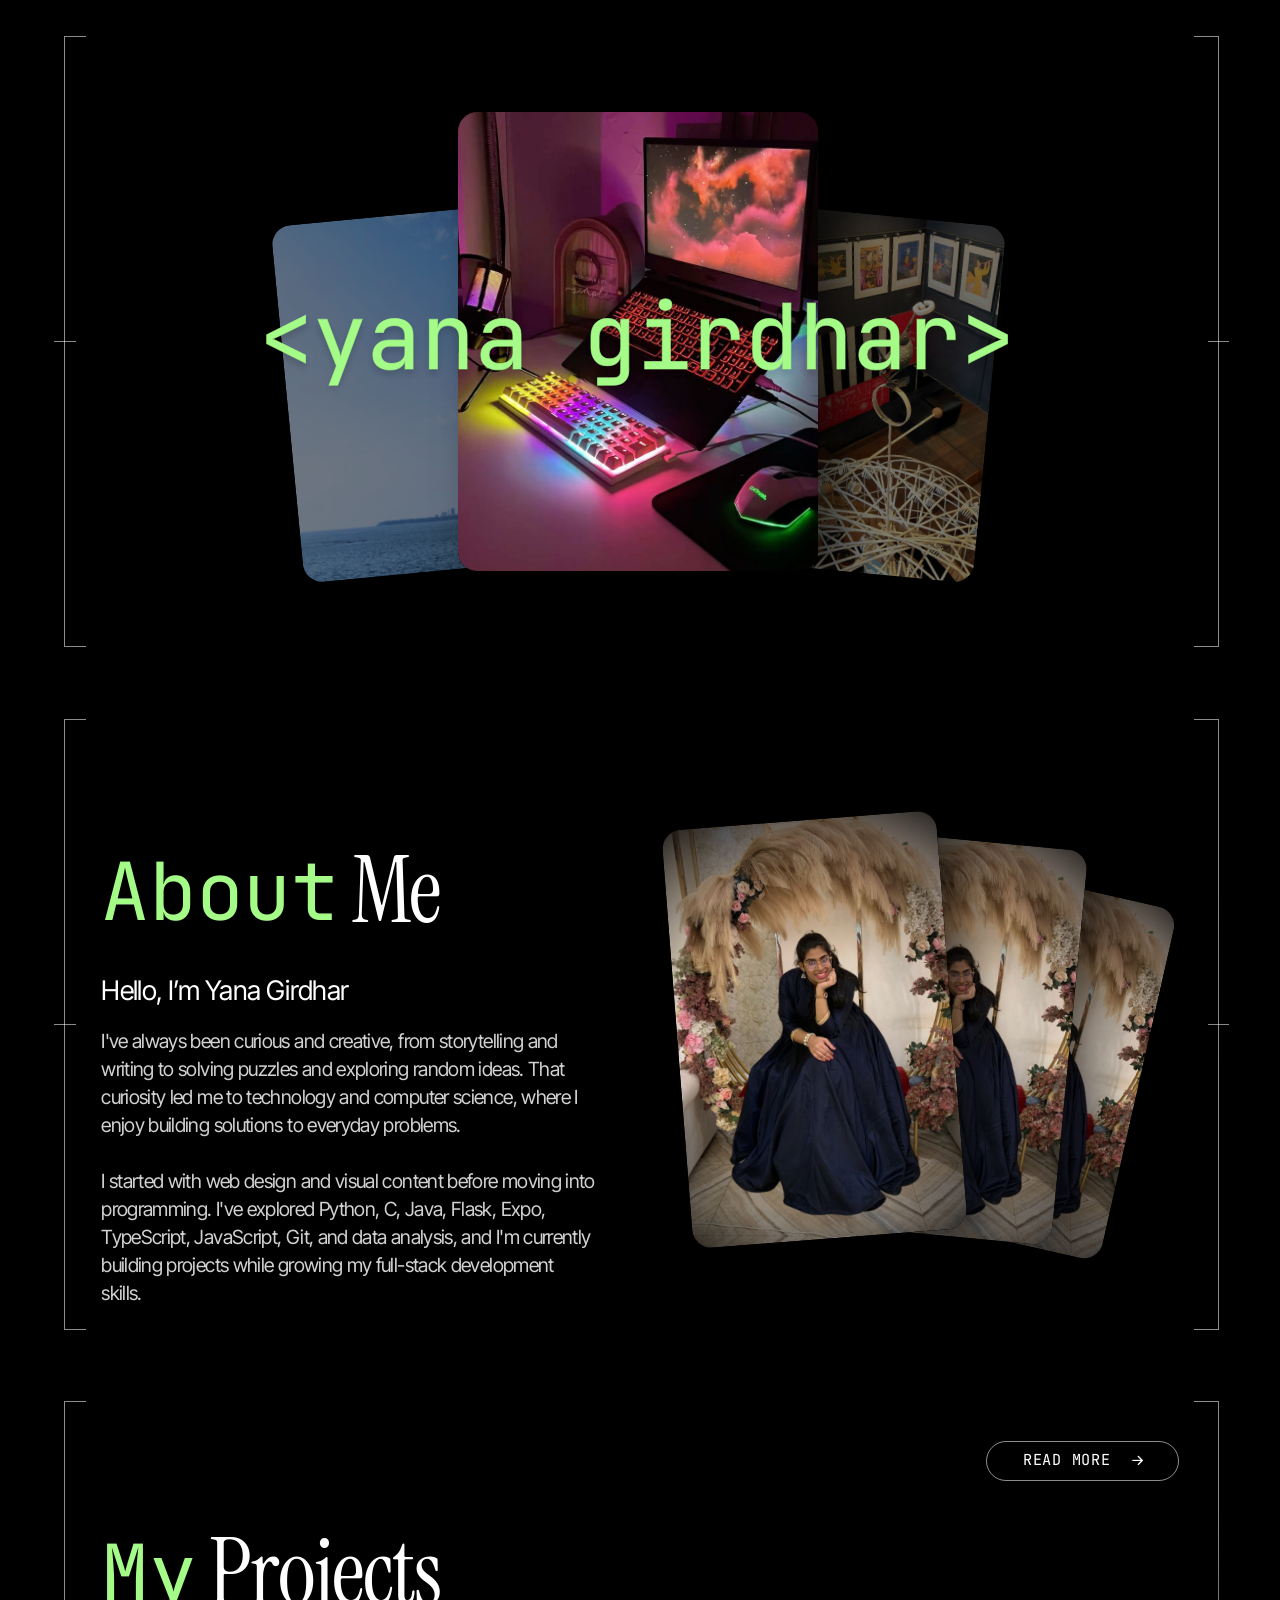
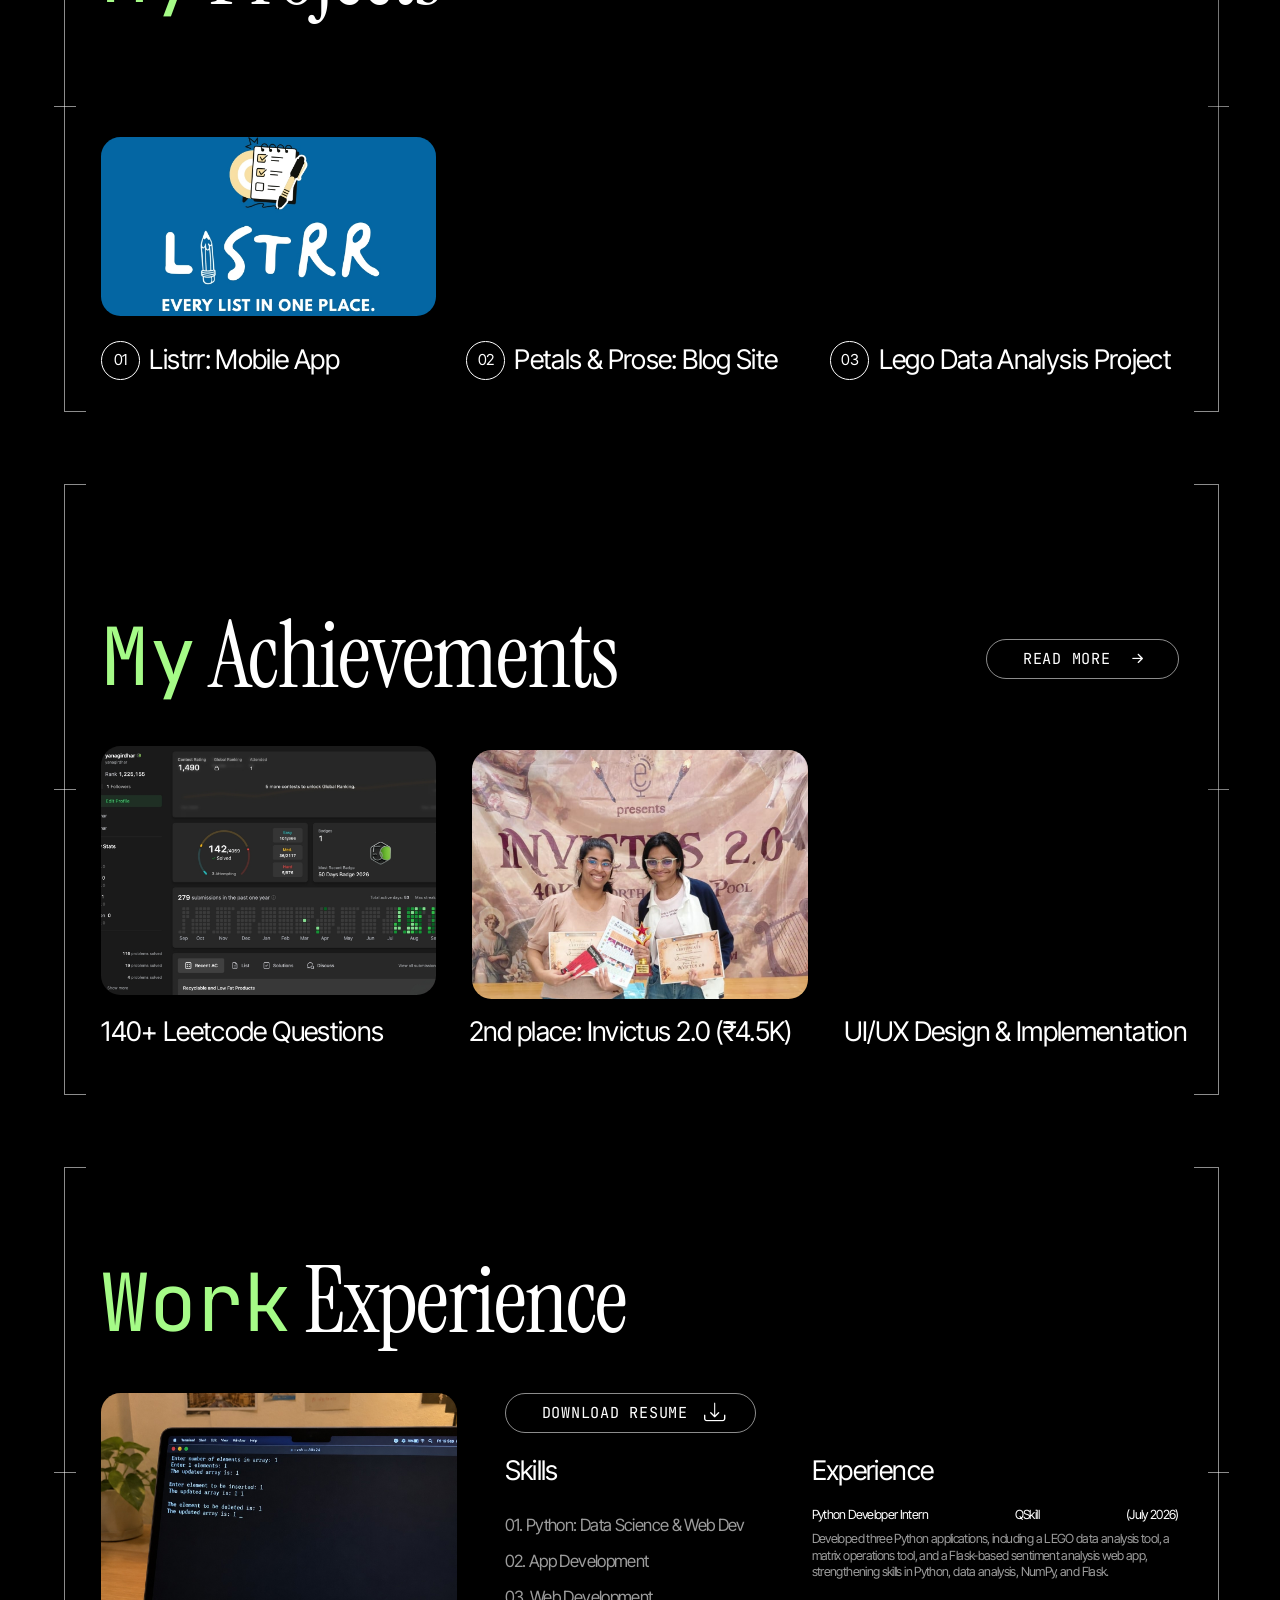
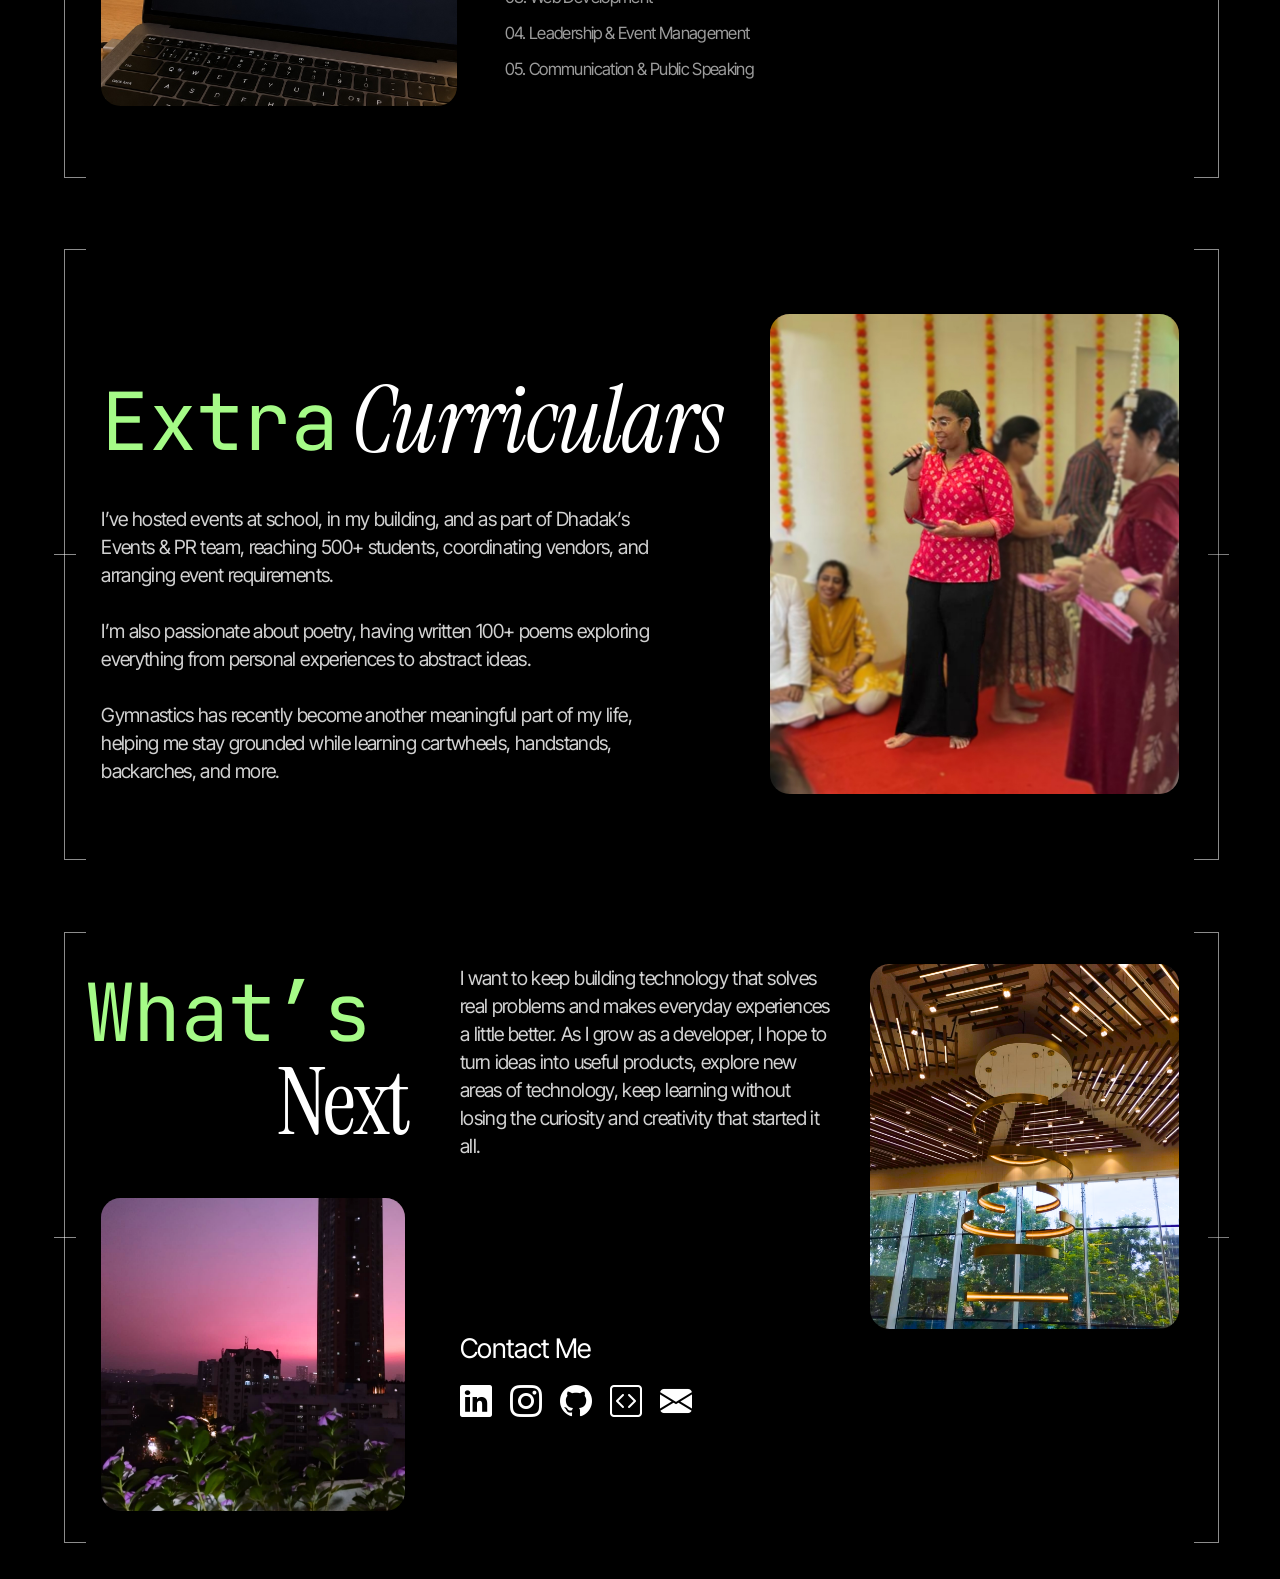
<file: index.html>
<!DOCTYPE html>
<html lang="en-IN">
<head>
  <meta charset="utf-8">
  <meta name="viewport" content="width=device-width, initial-scale=1">
  <title>Yana Girdhar | Portfolio</title>
  <meta name="description" content="Portfolio of Yana Girdhar.">
  <meta property="og:title" content="Hello, I’m Yana Girdhar">
  <meta property="og:type" content="website">
  <meta name="theme-color" content="#000000">

  <!-- Fonts -->
  <link rel="preconnect" href="https://fonts.googleapis.com">
  <link rel="preconnect" href="https://fonts.gstatic.com" crossorigin>
  <link href="https://fonts.googleapis.com/css2?family=Inter+Tight:wght@400;500&family=Instrument+Serif:ital@0;1&family=JetBrains+Mono:wght@400&display=swap" rel="stylesheet">

  <!-- Bootstrap Icons (icon font only) -->
  <link rel="preconnect" href="https://cdn.jsdelivr.net" crossorigin>
  <link href="https://cdn.jsdelivr.net/npm/bootstrap-icons@1.11.3/font/bootstrap-icons.min.css" rel="stylesheet">

  <link href="css/style.css" rel="stylesheet">
</head>
<body>

  <!-- ============ 1. HERO ============ -->
  <section id="home" class="slide hero">
    <div class="stage">
      <div class="frame" aria-hidden="true">
        <span class="brk brk-l"></span><span class="brk brk-r"></span>
        <span class="tick tick-l"></span><span class="tick tick-r"></span>
      </div>

      <figure class="photo hero-card hero-card--l abs" style="--x:322.7;--y:239.5;--w:315.8;--h:402.9;--r:-5.477deg;--o:.5">
        <img src="images/hero-left.jpg" alt="" loading="eager">
      </figure>
      <figure class="photo hero-card hero-card--r abs" style="--x:797.7;--y:239.5;--w:315.8;--h:402.9;--r:5.481deg;--o:.5">
        <img src="images/hero-right.jpg" alt="" loading="eager">
      </figure>
      <figure class="photo hero-card hero-card--c abs" style="--x:515.5;--y:125.6;--w:405.1;--h:516.9">
        <img src="images/hero-center.jpg" alt="Portrait of Yana Girdhar" loading="eager" fetchpriority="high" decoding="async">
      </figure>

      <h1 class="hero-title abs" style="--x:91.5;--y:323.8;--w:1250.5">
        <span class="visually-hidden">Yana Girdhar</span>
        <span class="ht-outline" aria-hidden="true">&lt;yana girdhar&gt;</span>
        <span class="ht-fill" aria-hidden="true">&lt;yana girdhar&gt;</span>
      </h1>
    </div>
  </section>

  <!-- ============ 2. ABOUT ME ============ -->
  <section id="about" class="slide">
    <div class="stage stack">
      <div class="frame" aria-hidden="true">
        <span class="brk brk-l"></span><span class="brk brk-r"></span>
        <span class="tick tick-l"></span><span class="tick tick-r"></span>
      </div>

      <h2 class="hd abs" style="--x:113.8;--y:182"><span class="t-sans headline-accent">About</span><span class="t-serif">Me</span></h2>

      <div class="about-copy abs" style="--x:113.8;--y:328.5;--w:559">
        <h3 class="t-h">Hello, I’m Yana Girdhar</h3>
        <p class="t-p t-p--lg">
          I've always been curious and creative, from storytelling and writing to solving puzzles and exploring random ideas. That curiosity led me to technology and computer science, where I enjoy building solutions to everyday problems.
          <br> <br>
          I started with web design and visual content before moving into programming. I've explored Python, C, Java, Flask, Expo, TypeScript, JavaScript, Git, and data analysis, and I'm currently building projects while growing my full-stack development skills.
        </p>
      </div>

      <div class="about-photos">
        <figure class="photo abs anim-about-top" style="--x:1033;--y:224.4;--w:251.2;--h:404.7;--r:12.756deg;"><img src="images/about.jpg" alt="" loading="lazy" decoding="async"></figure>
        <figure class="photo abs anim-about-mid" style="--x:925.7;--y:176;--w:278.3;--h:445.5;--r:5.481deg;"><img src="images/about.jpg" alt="" loading="lazy" decoding="async"></figure>
        <figure class="photo abs anim-about-bot" style="--x:761.4;--y:153.6;--w:309.8;--h:471;--r:-4.455deg;"><img src="images/about.jpg" alt="Yana Girdhar" loading="lazy" decoding="async"></figure>
      </div>
    </div>
  </section>

  <!-- ============ 3. PROJECTS ============ -->
  <section id="projects" class="slide">
    <div class="stage stack">
      <div class="frame" aria-hidden="true">
        <span class="brk brk-l"></span><span class="brk brk-r"></span>
        <span class="tick tick-l"></span><span class="tick tick-r"></span>
      </div>

      <h2 class="hd abs" style="--x:113.8;--y:182"><span class="t-sans headline-accent">My</span><span class="t-serif">Projects</span></h2>

      <a href="projects.html" class="read-more-btn abs" style="--x:1108.7;--y:85;--w:217.5;--h:45">
        <span>READ MORE</span>
        <i class="bi bi-arrow-right-short"></i>
      </a>

      <div class="cards">
        <article class="project anim-proj-1">
          <a href="https://yanagirdhar.github.io/listrr-web/" class="project-link">
            <figure class="photo dim abs" style="--x:113.8;--y:418.3;--w:377.1;--h:201.8"><img src="images/project-1.jpg" alt="Preview of Listrr" loading="lazy" decoding="async"></figure>
            <span class="pnum abs" style="--x:113.8;--y:648.2;--w:43.4;--h:43.4">01</span>
            <h3 class="plabel t-h abs" style="--x:168.1;--y:651.9">Listrr: Mobile App</h3>
          </a>
        </article>
        <article class="project anim-proj-2">
          <a href="https://github.com/yanagirdhar/Petals-And-Proses" class="project-link">
            <figure class="photo dim abs" style="--x:524.4;--y:339.9;--w:377.1;--h:280.1"><img src="images/project-2.jpg" alt="Preview of My Second Project" loading="lazy" decoding="async"></figure>
            <span class="pnum abs" style="--x:524.4;--y:648.2;--w:43.4;--h:43.4">02</span>
            <h3 class="plabel t-h abs" style="--x:578.7;--y:651.9">Petals & Prose: Blog Site</h3>
          </a>
        </article>
        <article class="project anim-proj-3">
          <a href="https://github.com/yanagirdhar/Lego-Analysis" class="project-link">
            <figure class="photo dim abs" style="--x:934.3;--y:188.9;--w:391.9;--h:431.1"><img src="images/project-3.jpg" alt="Preview of My Third Project" loading="lazy" decoding="async"></figure>
            <span class="pnum abs" style="--x:934.3;--y:648.2;--w:43.4;--h:43.4">03</span>
            <h3 class="plabel t-h abs" style="--x:988.6;--y:651.9">Lego Data Analysis Project</h3>
          </a>
        </article>
      </div>
    </div>
  </section>

  <!-- ============ 4. ACHIEVEMENTS ============ -->
  <section id="achievements" class="slide">
    <div class="stage stack">
      <div class="frame" aria-hidden="true">
        <span class="brk brk-l"></span><span class="brk brk-r"></span>
        <span class="tick tick-l"></span><span class="tick tick-r"></span>
      </div>

      <h2 class="hd abs" style="--x:113.8;--y:182"><span class="t-sans headline-accent">My</span><span class="t-serif">Achievements</span></h2>

      <a href="achievements.html" class="read-more-btn abs" style="--x:1108.7;--y:215;--w:217.5;--h:45">
        <span>READ MORE</span>
        <i class="bi bi-arrow-right-short"></i>
      </a>

      <div class="cards">
        <article class="project anim-achieve">
          <figure class="photo dim abs" style="--x:113.8;--y:334.9;--w:377.1;--h:280.1"><img src="images/achievement-1.jpg" alt="" loading="lazy" decoding="async"></figure>
          <h3 class="plabel t-h abs" style="--x:113.8;--y:638.5">140+ Leetcode Questions</h3>
        </article>
        <article class="project anim-achieve" style="transition-delay: 0.15s;">
          <figure class="photo dim abs" style="--x:531.4;--y:339.9;--w:377.1;--h:280.1"><img src="images/achievement-2.jpg" alt="" loading="lazy" decoding="async"></figure>
          <h3 class="plabel t-h abs" style="--x:527.2;--y:638.5">2nd place: Invictus 2.0 (₹4.5K)</h3>
        </article>
        <article class="project anim-achieve" style="transition-delay: 0.3s;">
          <figure class="photo dim abs" style="--x:949;--y:339.9;--w:377.1;--h:280.1"><img src="images/achievement-3.jpg" alt="" loading="lazy" decoding="async"></figure>
          <h3 class="plabel t-h abs" style="--x:949;--y:638.5">UI/UX Design & Implementation</h3>
        </article>
      </div>
    </div>
  </section>

  <!-- ============ 5. WORK EXPERIENCE ============ -->
  <section id="experience" class="slide">
    <div class="stage stack">
      <div class="frame" aria-hidden="true">
        <span class="brk brk-l"></span><span class="brk brk-r"></span>
        <span class="tick tick-l"></span><span class="tick tick-r"></span>
      </div>

      <h2 class="hd abs" style="--x:113.8;--y:140"><span class="t-sans headline-accent">Work</span><span class="t-serif">Experience</span></h2>

      <figure class="photo dim abs anim-work" style="--x:113.8;--y:295;--w:400.5;--h:351.9"><img src="images/work.jpg" alt="" loading="lazy" decoding="async"></figure>

      <a href="Resume.pdf" download class="read-more-btn abs resume-btn" style="--x:567.7;--y:295;--w:330;--h:45">
        <span>DOWNLOAD RESUME</span>
        <i class="bi bi-download"></i>
      </a>
      
      <div class="col-block abs" style="--x:567.7;--y:365;--w:330">
        <h3 class="t-h label">Skills</h3>
        <ol class="skills t-list">
          <li>01. Python: Data Science & Web Dev</li>
          <li>02. App Development</li>
          <li>03. Web Development</li>
          <li>04. Leadership &amp; Event Management</li>
          <li>05. Communication &amp; Public Speaking</li>
        </ol>
      </div>

      <div class="col-block abs" style="--x:913.1;--y:365;--w:413">
        <h3 class="t-h label">Experience</h3>

        <div class="job">
          <div class="job-head t-sm"><span>Python Developer Intern</span><span>QSkill</span><span>(July 2026)</span></div>
          <p class="t-sm muted">Developed three Python applications, including a LEGO data analysis tool, a matrix operations tool, and a Flask-based sentiment analysis web app, strengthening skills in Python, data analysis, NumPy, and Flask.</p>
        </div>
      </div>
    </div>
  </section>

  <!-- ============ 5b. EXTRA CURRICULARS ============ -->
  <section id="extracurriculars" class="slide">
    <div class="stage stack">
      <div class="frame" aria-hidden="true">
        <span class="brk brk-l"></span><span class="brk brk-r"></span>
        <span class="tick tick-l"></span><span class="tick tick-r"></span>
      </div>

      <h2 class="hd abs" style="--x:113.8;--y:182"><span class="t-sans headline-accent">Extra</span><span class="t-serif t-italic">Curriculars</span></h2>

      <p class="t-p t-p--lg abs" style="--x:113.8;--y:328.5;--w:640">
        I’ve hosted events at school, in my building, and as part of Dhadak’s Events & PR team, reaching 500+ students, coordinating vendors, and arranging event requirements. 
        <br><br>
        I’m also passionate about poetry, having written 100+ poems exploring everything from personal experiences to abstract ideas. 
        <br><br>
        Gymnastics has recently become another meaningful part of my life, helping me stay grounded while learning cartwheels, handstands, backarches, and more.
      </p>

      <figure class="photo abs anim-extra" style="--x:866;--y:114;--w:460;--h:540"><img src="images/extra.jpg" alt="" loading="lazy" decoding="async"></figure>
    </div>
  </section>

  <!-- ============ 6. WHAT'S NEXT / CONTACT ============ -->
  <section id="contact" class="slide">
    <div class="stage stack">
      <div class="frame" aria-hidden="true">
        <span class="brk brk-l"></span><span class="brk brk-r"></span>
        <span class="tick tick-l"></span><span class="tick tick-r"></span>
      </div>

      <h2 class="hd hd--split">
        <span class="t-sans abs headline-accent" style="--x:96.8;--y:85">What’s</span>
        <span class="t-serif abs" style="--x:311.6;--y:181">Next</span>
      </h2>

      <p class="t-p t-p--lg abs" style="--x:517.3;--y:76.8;--w:428">
        I want to keep building technology that solves real problems and makes everyday experiences a little better. As I grow as a developer, I hope to turn ideas into useful products, explore new areas of technology, keep learning without losing the curiosity and creativity that started it all.
      </p>

      <figure class="photo dim abs anim-next-left" style="--x:113.8;--y:340.1;--w:342.4;--h:351.4"><img src="images/next-left.jpg" alt="" loading="lazy" decoding="async"></figure>
      <figure class="photo dim abs anim-next-right" style="--x:979;--y:76.8;--w:347.2;--h:410.3"><img src="images/next-right.jpg" alt="" loading="lazy" decoding="async"></figure>

      <div class="contact abs" style="--x:517.3;--y:491.7;--w:400">
        <h3 class="t-h">Contact Me</h3>
        <ul class="socials">
          <li><a href="https://www.linkedin.com/in/yanagirdhar/" aria-label="LinkedIn"><i class="bi bi-linkedin"></i></a></li>
          <li><a href="https://www.instagram.com/yanagirdhar/" aria-label="Instagram"><i class="bi bi-instagram"></i></a></li>
          <li><a href="https://github.com/yanagirdhar/" aria-label="GitHub"><i class="bi bi-github"></i></a></li>
          <li><a href="https://leetcode.com/u/yanagirdhar/" aria-label="LeetCode"><i class="bi bi-code-square"></i></a></li>
          <li><a href="mailto:yanagirdhar9@gmail.com" aria-label="Email"><i class="bi bi-envelope-fill"></i></a></li>
        </ul>
      </div>
    </div>
  </section>

  <script src="js/main.js"></script>
</body>
</html>
</file>
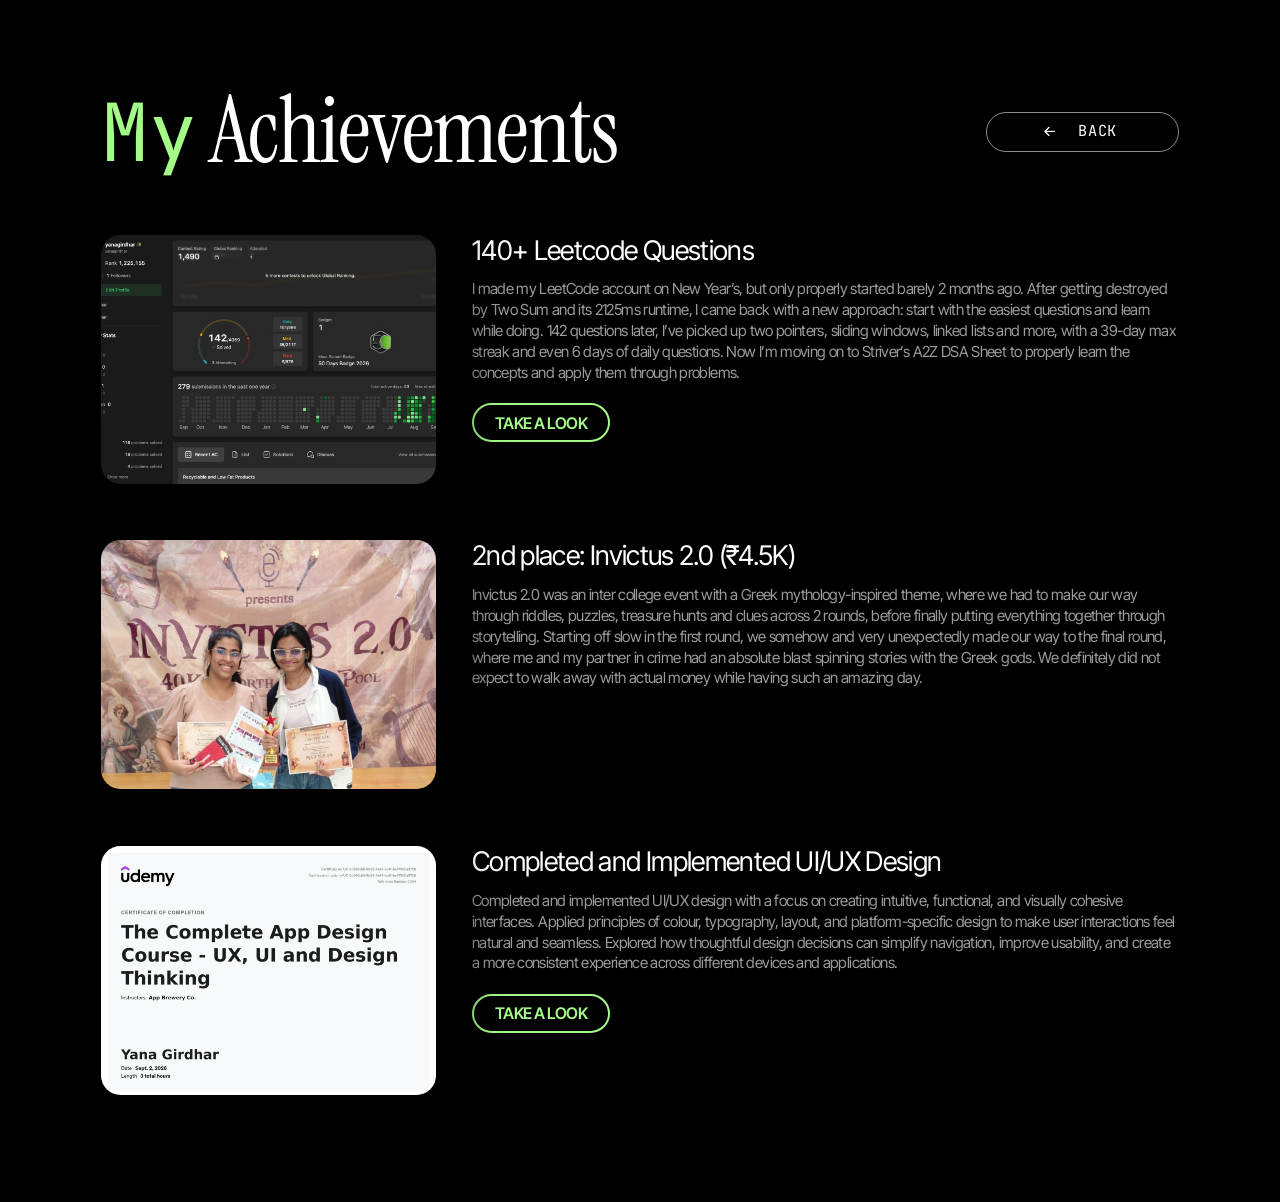
<file: achievements.html>
<!DOCTYPE html>
<html lang="en-IN">
<head>
  <meta charset="utf-8">
  <meta name="viewport" content="width=device-width, initial-scale=1">
  <title>My Achievements | Yana Girdhar</title>
  <meta name="description" content="My Achievements by Yana Girdhar.">
  <meta name="theme-color" content="#000000">
  <script>document.documentElement.classList.add('js');</script>

  <!-- Fonts -->
  <link rel="preconnect" href="https://fonts.googleapis.com">
  <link rel="preconnect" href="https://fonts.gstatic.com" crossorigin>
  <link href="https://fonts.googleapis.com/css2?family=Inter+Tight:wght@400;500;600&family=Instrument+Serif:ital@0;1&family=JetBrains+Mono:wght@400&display=swap" rel="stylesheet">

  <!-- Bootstrap Icons (icon font only) -->
  <link rel="preconnect" href="https://cdn.jsdelivr.net" crossorigin>
  <link href="https://cdn.jsdelivr.net/npm/bootstrap-icons@1.11.3/font/bootstrap-icons.min.css" rel="stylesheet">

  <link href="css/style.css" rel="stylesheet">
</head>
<body>

  <main class="list-page">
    <div class="list-inner">

      <header class="list-head">
        <a href="index.html#achievements" class="read-more-btn back-btn">
          <i class="bi bi-arrow-left-short"></i>
          <span>BACK</span>
        </a>
        <h1 class="hd"><span class="t-sans headline-accent">My</span><span class="t-serif">Achievements</span></h1>
      </header>

      <ul class="items">
        <li>
          <article class="item">
            <figure class="photo dim" style="--w:377.1;--h:280.1"><img src="images/achievement-1.jpg" alt="Preview of My First Achievement" loading="lazy" decoding="async"></figure>
            <div class="item-body">
              <h2 class="t-h">140+ Leetcode Questions</h2>
              <p class="t-p">I made my LeetCode account on New Year’s, but only properly started barely 2 months ago. After getting destroyed by Two Sum and its 2125ms runtime, I came back with a new approach: start with the easiest questions and learn while doing. 142 questions later, I’ve picked up two pointers, sliding windows, linked lists and more, with a 39-day max streak and even 6 days of daily questions. Now I’m moving on to Striver’s A2Z DSA Sheet to properly learn the concepts and apply them through problems.</p>
              <a href="https://leetcode.com/u/yanagirdhar/" class="take-btn" aria-label="Take a look at My First Achievement">Take a look</a>
            </div>
          </article>
        </li>
        <li>
          <article class="item">
            <figure class="photo dim" style="--w:377.1;--h:280.1"><img src="images/achievement-2.jpg" alt="Preview of My Second Achievement" loading="lazy" decoding="async"></figure>
            <div class="item-body">
              <h2 class="t-h">2nd place: Invictus 2.0 (₹4.5K)</h2>
              <p class="t-p">Invictus 2.0 was an inter college event with a Greek mythology-inspired theme, where we had to make our way through riddles, puzzles, treasure hunts and clues across 2 rounds, before finally putting everything together through storytelling. Starting off slow in the first round, we somehow and very unexpectedly made our way to the final round, where me and my partner in crime had an absolute blast spinning stories with the Greek gods. We definitely did not expect to walk away with actual money while having such an amazing day.</p>
              <!-- <a href="#" class="take-btn" aria-label="Take a look at My Second Achievement">Take a look</a> -->
            </div>
          </article>
        </li>
        <li>
          <article class="item">
            <figure class="photo dim" style="--w:377.1;--h:280.1"><img src="images/achievement-3.jpg" alt="Preview of My Third Achievement" loading="lazy" decoding="async"></figure>
            <div class="item-body">
              <h2 class="t-h">Completed and Implemented UI/UX Design</h2>
              <p class="t-p">Completed and implemented UI/UX design with a focus on creating intuitive, functional, and visually cohesive interfaces. Applied principles of colour, typography, layout, and platform-specific design to make user interactions feel natural and seamless. Explored how thoughtful design decisions can simplify navigation, improve usability, and create a more consistent experience across different devices and applications.</p>
              <a href="https://lnkd.in/p/gmz2zjXn" class="take-btn" aria-label="Take a look at My Third Achievement">Take a look</a>
            </div>
          </article>
        </li>
        <!-- <li>
          <article class="item">
            <figure class="photo dim" style="--w:377.1;--h:280.1"><img src="images/achievement-4.jpg" alt="Preview of My Fourth Achievement" loading="lazy" decoding="async"></figure>
            <div class="item-body">
              <h2 class="t-h">My Fourth Achievement</h2>
              <p class="t-p">Lorem ipsum dolor sit amet consectetur adipiscing elit. Quisque faucibus ex sapien vitae pellentesque sem placerat. In id cursus mi pretium tellus duis convallis. Tempus leo eu aenean sed diam urna tempor. Pulvinar vivamus fringilla lacus nec metus bibendum egestas. Iaculis massa nisl malesuada lacinia integer nunc posuere. Ut hendrerit semper vel class aptent taciti sociosqu. Ad litora torquent per conubia nostra inceptos himenaeos.</p>
              <a href="#" class="take-btn" aria-label="Take a look at My Fourth Achievement">Take a look</a>
            </div>
          </article>
        </li>
        <li>
          <article class="item">
            <figure class="photo dim" style="--w:377.1;--h:280.1"><img src="images/achievement-5.jpg" alt="Preview of My Fifth Achievement" loading="lazy" decoding="async"></figure>
            <div class="item-body">
              <h2 class="t-h">My Fifth Achievement</h2>
              <p class="t-p">Lorem ipsum dolor sit amet consectetur adipiscing elit. Quisque faucibus ex sapien vitae pellentesque sem placerat. In id cursus mi pretium tellus duis convallis. Tempus leo eu aenean sed diam urna tempor. Pulvinar vivamus fringilla lacus nec metus bibendum egestas. Iaculis massa nisl malesuada lacinia integer nunc posuere. Ut hendrerit semper vel class aptent taciti sociosqu. Ad litora torquent per conubia nostra inceptos himenaeos.</p>
              <a href="#" class="take-btn" aria-label="Take a look at My Fifth Achievement">Take a look</a>
            </div>
          </article>
        </li> -->
      </ul>

    </div>
  </main>
</body>
</html>
</file>
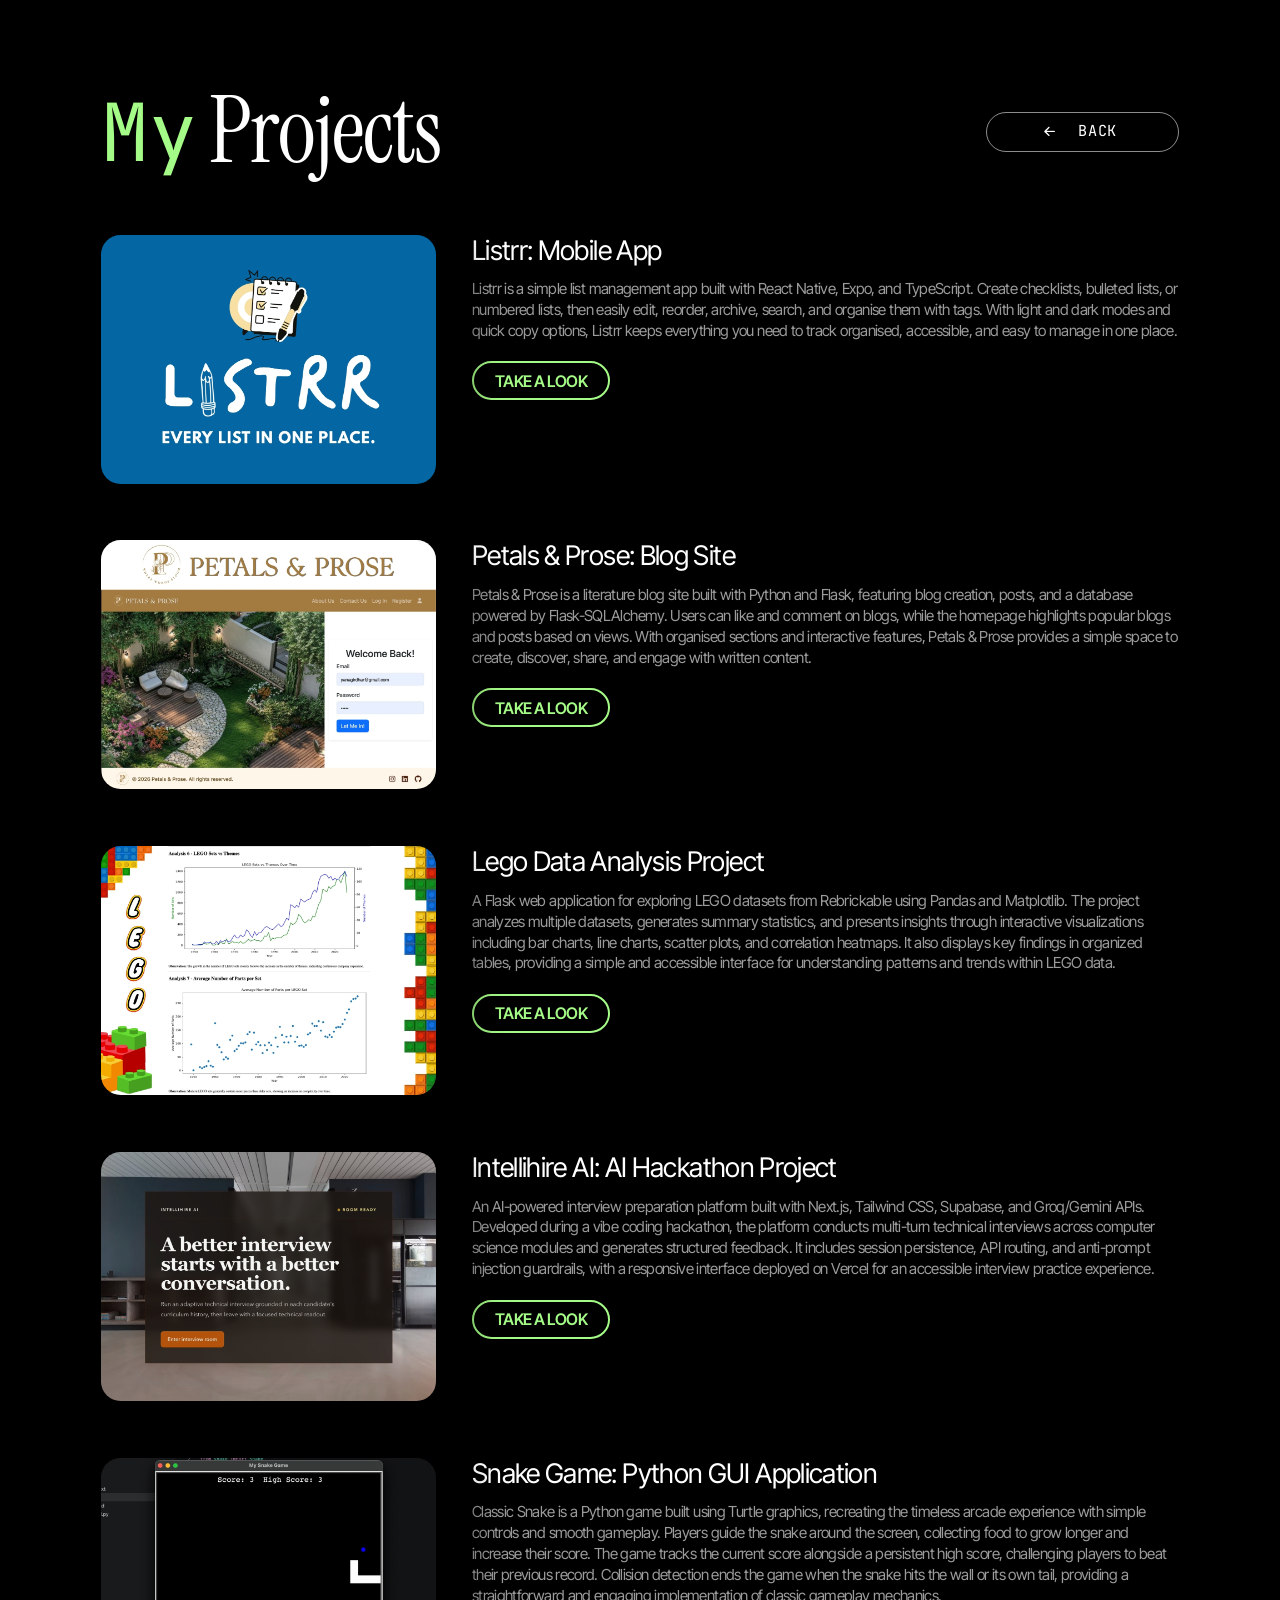
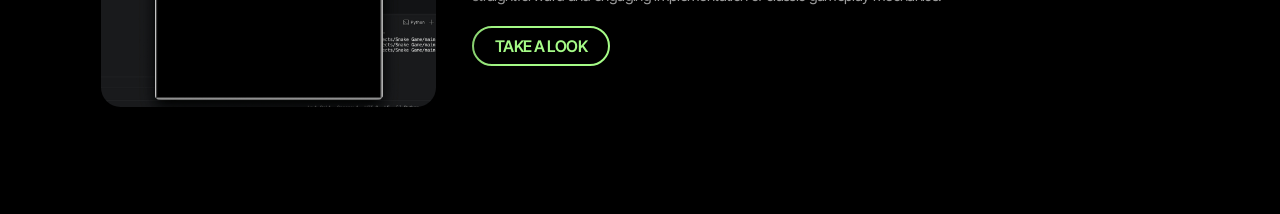
<file: projects.html>
<!DOCTYPE html>
<html lang="en-IN">
<head>
  <meta charset="utf-8">
  <meta name="viewport" content="width=device-width, initial-scale=1">
  <title>My Projects | Yana Girdhar</title>
  <meta name="description" content="My Projects by Yana Girdhar.">
  <meta name="theme-color" content="#000000">
  <script>document.documentElement.classList.add('js');</script>

  <!-- Fonts -->
  <link rel="preconnect" href="https://fonts.googleapis.com">
  <link rel="preconnect" href="https://fonts.gstatic.com" crossorigin>
  <link href="https://fonts.googleapis.com/css2?family=Inter+Tight:wght@400;500;600&family=Instrument+Serif:ital@0;1&family=JetBrains+Mono:wght@400&display=swap" rel="stylesheet">

  <!-- Bootstrap Icons (icon font only) -->
  <link rel="preconnect" href="https://cdn.jsdelivr.net" crossorigin>
  <link href="https://cdn.jsdelivr.net/npm/bootstrap-icons@1.11.3/font/bootstrap-icons.min.css" rel="stylesheet">

  <link href="css/style.css" rel="stylesheet">
</head>
<body>

  <main class="list-page">
    <div class="list-inner">

      <header class="list-head">
        <a href="index.html#projects" class="read-more-btn back-btn">
          <i class="bi bi-arrow-left-short"></i>
          <span>BACK</span>
        </a>
        <h1 class="hd"><span class="t-sans headline-accent">My</span><span class="t-serif">Projects</span></h1>
      </header>

      <ul class="items">
        <li>
          <article class="item">
            <figure class="photo dim" style="--w:377.1;--h:280.1"><img src="images/project-1.jpg" alt="Preview of My First Project" loading="lazy" decoding="async"></figure>
            <div class="item-body">
              <h2 class="t-h">Listrr: Mobile App</h2>
              <p class="t-p">
                Listrr is a simple list management app built with React Native, Expo, and TypeScript. Create checklists, bulleted lists, or numbered lists, then easily edit, reorder, archive, search, and organise them with tags. With light and dark modes and quick copy options, Listrr keeps everything you need to track organised, accessible, and easy to manage in one place.
              </p>
              <a href="https://yanagirdhar.github.io/listrr-web/" class="take-btn" aria-label="Take a look at My First Project">Take a look</a>
            </div>
          </article>
        </li>
        <li>
          <article class="item">
            <figure class="photo dim" style="--w:377.1;--h:280.1"><img src="images/project-2.jpg" alt="Preview of My Second Project" loading="lazy" decoding="async"></figure>
            <div class="item-body">
              <h2 class="t-h">Petals & Prose: Blog Site</h2>
              <p class="t-p">
                Petals & Prose is a literature blog site built with Python and Flask, featuring blog creation, posts, and a database powered by Flask-SQLAlchemy. Users can like and comment on blogs, while the homepage highlights popular blogs and posts based on views. With organised sections and interactive features, Petals & Prose provides a simple space to create, discover, share, and engage with written content.
              </p>
              <a href="https://github.com/yanagirdhar/Petals-And-Proses" class="take-btn" aria-label="Take a look at My Second Project">Take a look</a>
            </div>
          </article>
        </li>
        <li>
          <article class="item">
            <figure class="photo dim" style="--w:377.1;--h:280.1"><img src="images/project-3.jpg" alt="Preview of My Third Project" loading="lazy" decoding="async"></figure>
            <div class="item-body">
              <h2 class="t-h">Lego Data Analysis Project</h2>
              <p class="t-p">
                A Flask web application for exploring LEGO datasets from Rebrickable using Pandas and Matplotlib. The project analyzes multiple datasets, generates summary statistics, and presents insights through interactive visualizations including bar charts, line charts, scatter plots, and correlation heatmaps. It also displays key findings in organized tables, providing a simple and accessible interface for understanding patterns and trends within LEGO data.
              </p>
              <a href="https://github.com/yanagirdhar/Lego-Analysis" class="take-btn" aria-label="Take a look at My Third Project">Take a look</a>
            </div>
          </article>
        </li>
        <li>
          <article class="item">
            <figure class="photo dim" style="--w:377.1;--h:280.1"><img src="images/project-4.jpg" alt="Preview of My Fourth Project" loading="lazy" decoding="async"></figure>
            <div class="item-body">
              <h2 class="t-h">Intellihire AI: AI Hackathon Project</h2>
              <p class="t-p">
                An AI-powered interview preparation platform built with Next.js, Tailwind CSS, Supabase, and Groq/Gemini APIs. Developed during a vibe coding hackathon, the platform conducts multi-turn technical interviews across computer science modules and generates structured feedback. It includes session persistence, API routing, and anti-prompt injection guardrails, with a responsive interface deployed on Vercel for an accessible interview practice experience.
              </p>
              <a href="https://intellihire-ai-ten.vercel.app/" class="take-btn" aria-label="Take a look at My Fourth Project">Take a look</a>
            </div>
          </article>
        </li>
        <li>
          <article class="item">
            <figure class="photo dim" style="--w:377.1;--h:280.1"><img src="images/project-5.jpg" alt="Preview of My Fifth Project" loading="lazy" decoding="async"></figure>
            <div class="item-body">
              <h2 class="t-h">Snake Game: Python GUI Application</h2>
              <p class="t-p">
                Classic Snake is a Python game built using Turtle graphics, recreating the timeless arcade experience with simple controls and smooth gameplay. Players guide the snake around the screen, collecting food to grow longer and increase their score. The game tracks the current score alongside a persistent high score, challenging players to beat their previous record. Collision detection ends the game when the snake hits the wall or its own tail, providing a straightforward and engaging implementation of classic gameplay mechanics.
              </p>
              <a href="https://github.com/yanagirdhar/Snake-Game" class="take-btn" aria-label="Take a look at My Fifth Project">Take a look</a>
            </div>
          </article>
        </li>
      </ul>

    </div>
  </main>
</body>
</html>
</file>
<file: css/style.css>
/* ==========================================================================
   Yana Girdhar — portfolio
   Bootstrap 5 provides reset, .visually-hidden and icons.
   This file adds the design: every slide is a 1440 × 768 "stage" that scales
   with the browser width on desktop, and stacks into one column on mobile.
   ========================================================================== */

:root {
  --bg: #000;
  --fg: #fff;
  --muted: #9b9b9b;          /* grey body copy */
  --accent: #a5fb87;         /* hero green — change this one value to re-colour */
  --line: rgba(255, 255, 255, .55);
  --font-sans: "Inter Tight", "Helvetica Neue", Arial, sans-serif;
  --font-serif: "Instrument Serif", Georgia, "Times New Roman", serif;
  --font-mono: "JetBrains Mono", ui-monospace, "SFMono-Regular", Menlo, monospace;
}

*, *::before, *::after { box-sizing: border-box; }
html { scroll-behavior: smooth; -webkit-text-size-adjust: 100%; }
body {
  margin: 0;
  line-height: 1.5;
  background: var(--bg);
  color: var(--fg);
  font-family: var(--font-sans);
  letter-spacing: -.04em;
  overflow-x: hidden;
  -webkit-font-smoothing: antialiased;
}
a { color: inherit; text-decoration: none; }
a:focus-visible { outline: 2px solid var(--accent); outline-offset: 4px; }
h1, h2, h3, p, ol, ul, figure { margin: 0; padding: 0; }
h1, h2, h3 { font-weight: 400; line-height: 1.2; }
ol, ul { list-style: none; }
.visually-hidden { position: absolute !important; width: 1px; height: 1px; margin: -1px; padding: 0; overflow: hidden; clip: rect(0, 0, 0, 0); white-space: nowrap; border: 0; }

/* ---------- Custom Headline Green & Font Styles ---------- */
.headline-accent {
  font-family: var(--font-mono) !important;
  color: var(--accent) !important;
  font-size: clamp(3.2rem, 14.5vw, 5.25rem) !important;
}

/* ---------- Read More Pill Button ---------- */
.read-more-btn {
  display: inline-flex;
  align-items: center;
  justify-content: center;
  gap: 1rem;
  background: transparent;
  border: 1px solid var(--line);
  padding: 0.5rem 1.75rem 0.5rem 2.25rem;
  border-radius: 50rem;
  font-family: var(--font-mono);
  font-size: 0.95rem;
  letter-spacing: 0.05em;
  color: var(--fg);
  transition: border-color 0.2s ease, color 0.2s ease;
}
.read-more-btn:hover {
  border-color: var(--accent);
  color: var(--accent);
}
.read-more-btn i {
  font-size: 1.35rem; 
  line-height: 1;
}

/* ---------- Stage (the 1440 × 768 artboard) ---------- */
.slide { position: relative; background: var(--bg); overflow: hidden; }
.stage {
  --u: calc(100cqw / 1440);   /* 1 design pixel */
  --k: .05rem;                /* spacing unit on mobile */
  position: relative;
  width: 100%;
  max-width: 1440px;
  margin-inline: auto;
  container-type: inline-size;
}
.stage.stack {                /* mobile: normal flowing column */
  display: flex;
  flex-direction: column;
  gap: 1.75rem;
  padding: 4.5rem 1.5rem;
}

/* ---------- Type ---------- */
.t-sans  { font-family: var(--font-sans);  font-size: clamp(2.75rem, 13vw, 4.75rem); line-height: 1; }
.t-serif { font-family: var(--font-serif); font-size: clamp(3rem, 14vw, 5.5rem);  line-height: 1; letter-spacing: -.02em; }
.t-h     { font-size: 1.6rem; line-height: 1.2; }
.t-p     { font-size: 1rem; line-height: 1.375; color: var(--muted); }
.t-sm    { font-size: .9rem; line-height: 1.3; }
.t-list  { font-size: 1.1rem; line-height: 2.137; color: var(--muted); }
.muted   { color: var(--muted); }

/* Reduced spacing between headline parts */
.hd { display: flex; flex-wrap: wrap; align-items: center; gap: .1em .15em; }
.hd--split { flex-wrap: wrap; }

.frame { display: none; }   /* decorative brackets: desktop only */

/* ---------- Photos ---------- */
.photo {
  position: relative;
  overflow: hidden;
  width: 100%;
  aspect-ratio: var(--w) / var(--h);
  border-radius: max(14px, 1.5cqw);
  background: var(--bg);
}
.photo img { display: block; width: 100%; height: 100%; object-fit: cover; }

.photo.dim { opacity: 1; transition: opacity .35s ease; }
.project-link:hover .photo.dim,
.project-link:focus-visible .photo.dim,
.photo.dim:hover { opacity: 1; }

/* ---------- Projects / achievements ---------- */
.cards { display: grid; gap: 2.5rem; }
.project { display: block; }
.project-link {
  display: grid;
  grid-template-columns: auto 1fr;
  gap: .9rem 1rem;
  align-items: center;
}
.project-link .photo { grid-column: 1 / -1; }
.pnum {
  display: grid; place-items: center;
  width: 2.75rem; height: 2.75rem;
  border: 1px solid var(--fg);
  border-radius: 50%;
  font-size: 1rem;
}
.plabel { margin: 0; }

/* ---------- Work experience ---------- */
.label { position: relative; display: inline-block; margin-bottom: calc(22 * var(--k)); }
.sup { position: absolute; top: .1em; right: -.85em; font-size: .5em; }
.skills li { white-space: nowrap; }
.job { margin-bottom: calc(19 * var(--k)); }
.job-head { display: flex; justify-content: space-between; gap: .75rem; margin-bottom: calc(9 * var(--k)); }

/* ---------- About / contact copy ---------- */
.about-copy .t-h { margin-bottom: calc(22 * var(--k)); }
.about-photos { display: block; }
.about-photos .photo:not(:last-child) { display: none; }
.contact .t-h { margin-bottom: calc(22 * var(--k)); }
.socials { display: flex; flex-wrap: wrap; gap: 1.25rem; font-size: 2rem; line-height: 1; }
.socials a { display: block; transition: color .2s ease, transform .2s ease; }
.socials a:hover { color: var(--accent); transform: translateY(-3px); }
.arrow { color: var(--fg); }

/* ---------- Hero (mobile first) ---------- */
.hero .stage { aspect-ratio: 10 / 8.6; }
.hero .photo { position: absolute; }
.hero-card--c { left: 25cqw; top: 12cqw; width: 50cqw; height: auto; aspect-ratio: 405 / 517; z-index: 2; }
.hero-card--l { left: 8cqw;  top: 20cqw; width: 38cqw; height: auto; aspect-ratio: 316 / 403; }
.hero-card--r { left: 54cqw; top: 20cqw; width: 38cqw; height: auto; aspect-ratio: 316 / 403; }
.sparkle { position: absolute; left: auto; right: 22cqw; top: 8cqw; width: 8cqw; height: 8cqw; color: var(--fg); z-index: 3; }
.hero-title {
  position: absolute; left: 0; right: 0; top: 60cqw; z-index: 4;
  font-family: var(--font-mono);
  font-size: 10vw; line-height: 1.09; letter-spacing: 0;
  text-align: center; white-space: nowrap;
  text-shadow: 0 .05em .07em rgba(0, 0, 0, .08);
}
.ht-outline, .ht-fill { display: block; }
.ht-outline { position: absolute; inset: 0; color: transparent; -webkit-text-stroke: 1px rgba(165, 251, 135, .7); }
.ht-fill { color: var(--accent); }

/* ---------- Hero load animation ---------- */
.hero-card {
  opacity: 0; scale: .86; rotate: 0deg; translate: 0 6cqw;
  transition: opacity .9s ease, scale 1.3s cubic-bezier(.2, .9, .2, 1),
              rotate 1.3s cubic-bezier(.2, .9, .2, 1), translate 1.3s cubic-bezier(.2, .9, .2, 1);
}
.hero-card--l { translate: 14cqw 4cqw; transition-delay: .25s; --depth: -14; }
.hero-card--r { translate: -14cqw 4cqw; transition-delay: .25s; --depth: -6; }
.hero-card--c { transition-delay: .05s; --depth: 8; }
.is-loaded .hero-card { opacity: var(--o, 1); scale: 1; rotate: var(--r, 0deg); translate: 0 0; }
.is-loaded.is-settled .hero-card {         /* gentle pointer parallax after the intro */
  translate: calc(var(--mx, 0) * var(--depth) * 1px) calc(var(--my, 0) * var(--depth) * 1px);
  transition: translate .45s ease-out;
}
.ht-outline { opacity: 0; transition: opacity .5s ease .5s; }
.ht-fill { clip-path: inset(0 100% 0 0); transition: clip-path 1.5s cubic-bezier(.65, 0, .35, 1) .8s; }
.is-loaded .ht-outline { opacity: 1; }
.is-loaded .ht-fill { clip-path: inset(0 0 0 0); }
.sparkle { opacity: 0; transition: opacity .6s ease 1.4s; animation: spin 12s linear infinite; }
.is-loaded .sparkle { opacity: 1; }
@keyframes spin { to { transform: rotate(360deg); } }

/* ==========================================================================
   Desktop: exact 1440 × 768 layout, scaled to the viewport
   ========================================================================== */
@media (min-width: 992px) {
  .stage { --k: var(--u); aspect-ratio: 1440 / 768; }
  .stage.stack { display: block; padding: 0; }

  /* absolute placement helper: --x --y --w --h are design pixels */
  .abs {
    position: absolute;
    left: calc(var(--x) * var(--u));
    top: calc(var(--y) * var(--u));
    width: calc(var(--w) * var(--u));
    height: calc(var(--h) * var(--u));
    rotate: var(--r, 0deg);
    margin: 0;
  }
  .project-link, .cards, .about-photos { display: contents; }
  /* .project must be a real box (not display: contents) so that the
     opacity/transform scroll animations can apply to it. It covers the stage,
     so the absolutely-positioned children keep their exact positions. */
  .project { display: block; position: absolute; inset: 0; pointer-events: none; }
  .project > * { pointer-events: auto; }   /* links + hover still work */
  .hd--split { display: contents; }
  .about-photos .photo:not(:last-child) { display: block; }

  /* type (sizes are design px at 1440 wide) */
  .t-sans  { font-size: calc(76.3 * var(--u)); }
  .t-serif { font-size: calc(104 * var(--u)); }
  .headline-accent { font-size: calc(90 * var(--u)) !important; }
  .t-h     { font-size: calc(30.4 * var(--u)); line-height: calc(36 / 30.4); }
  .t-p     { font-size: calc(17.1 * var(--u)); line-height: calc(23.5 / 17.1); }
  .t-sm    { font-size: calc(14.2 * var(--u)); }
  .t-list  { font-size: calc(19 * var(--u)); }
  .hd { gap: calc(15 * var(--u)); width: auto; height: auto; }
  .hd--split .abs { width: auto; height: auto; }

  /* Adjusted shadow spread and soften to prevent hiding description text */
  .photo { border-radius: calc(22 * var(--u)); box-shadow: 25px 15px 45px rgba(0, 0, 0, 0.6); }
  .pnum { font-size: calc(17 * var(--u)); }
  .plabel { width: auto; height: auto; white-space: nowrap; }
  .socials { gap: calc(21 * var(--u)); font-size: calc(36 * var(--u)); }
  .about-copy, .contact, .col-block, .job-head { height: auto; }
  .skills li { height: calc(40.6 * var(--u)); }

  /* brackets that frame every slide */
  .frame { display: block; position: absolute; inset: 0; pointer-events: none; }
  .brk, .tick { position: absolute; display: block; }
  .brk { border: 1px solid var(--line); }
  .brk-l { left: calc(72.3 * var(--u));  top: calc(40.8 * var(--u)); width: calc(24.5 * var(--u)); height: calc(686.7 * var(--u)); border-right: 0; }
  .brk-r { left: calc(1343.2 * var(--u)); top: calc(40.8 * var(--u)); width: calc(28 * var(--u));   height: calc(686.7 * var(--u)); border-left: 0; }
  .tick { height: 1px; background: var(--line); top: calc(384 * var(--u)); width: calc(23.9 * var(--u)); }
  .tick-l { left: calc(61.2 * var(--u)); }
  .tick-r { left: calc(1358.6 * var(--u)); }

  /* hero */
  .hero .stage { aspect-ratio: 1440 / 768; }
  .hero-card--l { translate: calc(192 * var(--u)) calc(-30 * var(--u)); }
  .hero-card--r { translate: calc(-192 * var(--u)) calc(-30 * var(--u)); }
  .hero-card--c { translate: 0 calc(40 * var(--u)); }
  .hero-title {
    font-size: calc(101.6 * var(--u));
    line-height: calc(111 / 101.6);
    height: auto;
  }
}

/* ---------- Motion preferences ---------- */
@media (prefers-reduced-motion: reduce) {
  html { scroll-behavior: auto; }
  .hero-card, .ht-outline, .ht-fill, .sparkle { transition: none !important; }
  .sparkle { animation: none; }
  .hero-card { opacity: var(--o, 1); scale: 1; rotate: var(--r, 0deg); translate: 0 0; }
  .ht-outline, .sparkle { opacity: 1; }
  .ht-fill { clip-path: none; }
}

/* ==========================================================================
   Custom Scroll Animations (Triggered after scrolling past section headline)
   ========================================================================== */

.anim-about-top, .anim-about-mid, .anim-about-bot,
.anim-proj-1, .anim-proj-2, .anim-proj-3,
.anim-achieve, .anim-work, .anim-extra, .anim-next-left, .anim-next-right {
  opacity: 0;
  transition: opacity 0.9s cubic-bezier(0.16, 1, 0.3, 1), transform 0.9s cubic-bezier(0.16, 1, 0.3, 1);
}

/* 1. About Me: Fade/pan-in Top -> Mid -> Bottom */
.anim-about-top { transform: translateY(-40px) scale(0.95); transition-delay: 0.1s; }
.anim-about-mid { transform: translateY(-20px) scale(0.95); transition-delay: 0.3s; }
.anim-about-bot { transform: translateY(0) scale(0.95); transition-delay: 0.5s; }

/* 2. Projects: Bottom to top order (3 -> 2 -> 1) */
.anim-proj-3 { transform: translateY(50px); transition-delay: 0.1s; }
.anim-proj-2 { transform: translateY(50px); transition-delay: 0.25s; }
.anim-proj-1 { transform: translateY(50px); transition-delay: 0.4s; }

/* 3. Achievements: Right to left */
.anim-achieve { transform: translateX(80px); }

/* 4. Work Experience: photo slides in from the left */
.anim-work { transform: translateX(-80px); transition-delay: 0.1s; }

/* 5. Extra Curriculars: photo slides in from the right */
.anim-extra { transform: translateX(80px); transition-delay: 0.1s; }

/* 6. Contact/Next: next-left from left, next-right from right */
.anim-next-left { transform: translateX(-80px); transition-delay: 0.1s; }
.anim-next-right { transform: translateX(80px); transition-delay: 0.25s; }

/* .photo.dim (specificity 0,2,0) would otherwise override the rules above for
   the What's Next photos, so match its specificity and keep the 0.7 "dim"
   as the end state (hover still brightens to 1). */
.photo.dim.anim-work,
.photo.dim.anim-next-left,
.photo.dim.anim-next-right {
  opacity: 0;
  transition: opacity 0.9s cubic-bezier(0.16, 1, 0.3, 1), transform 0.9s cubic-bezier(0.16, 1, 0.3, 1);
}
.photo.dim.anim-work       { transition-delay: 0.1s; }
.photo.dim.anim-next-left  { transition-delay: 0.1s; }
.photo.dim.anim-next-right { transition-delay: 0.25s; }

.is-inview .photo.dim.anim-work,
.photo.dim.anim-work.is-inview,
.is-inview .photo.dim.anim-next-left,
.photo.dim.anim-next-left.is-inview,
.is-inview .photo.dim.anim-next-right,
.photo.dim.anim-next-right.is-inview {
  opacity: 1;
  transform: none;
}
.is-inview .photo.dim.anim-work:hover,
.photo.dim.anim-work.is-inview:hover,
.is-inview .photo.dim.anim-next-left:hover,
.photo.dim.anim-next-left.is-inview:hover,
.is-inview .photo.dim.anim-next-right:hover,
.photo.dim.anim-next-right.is-inview:hover {
  opacity: 1;
  transition-delay: 0s;
}

/* Activated state: the section has been scrolled to (desktop), or the element itself
   has scrolled into view (phones, where a section is taller than the screen) */
.is-inview .anim-about-top,
.anim-about-top.is-inview,
.is-inview .anim-about-mid,
.anim-about-mid.is-inview,
.is-inview .anim-about-bot,
.anim-about-bot.is-inview,
.is-inview .anim-proj-1,
.anim-proj-1.is-inview,
.is-inview .anim-proj-2,
.anim-proj-2.is-inview,
.is-inview .anim-proj-3,
.anim-proj-3.is-inview,
.is-inview .anim-achieve,
.anim-achieve.is-inview,
.is-inview .anim-extra,
.anim-extra.is-inview,
.is-inview .anim-next-left,
.anim-next-left.is-inview,
.is-inview .anim-next-right,
.anim-next-right.is-inview {
  opacity: 1;
  transform: translate(0, 0) scale(1);
}

/* ==========================================================================
   Listing pages (projects.html / achievements.html)
   Same tokens, fonts and type scale as the slides. Content flows normally
   instead of sitting on the 1440 x 768 artboard, but --u still scales the
   desktop sizes with the browser width exactly like .stage does.
   ========================================================================== */
.list-page {
  --u: calc(100cqw / 1440);   /* 1 design pixel */
  --k: .05rem;
  max-width: 1440px;
  margin-inline: auto;
  container-type: inline-size;
}
.list-inner {
  display: flex;
  flex-direction: column;
  gap: 2.5rem;
  min-height: 100vh;
  min-height: 100svh;
  padding: 4.5rem 1.5rem 5rem;
}
.list-head {
  display: flex;
  flex-direction: column;
  align-items: flex-start;
  gap: 1.5rem;
}
.back-btn { padding: 0.5rem 2.25rem 0.5rem 1.75rem; }   /* arrow sits on the left */

.items { display: flex; flex-direction: column; gap: 3rem; }
.item {
  display: grid;
  gap: 1.25rem;
  align-items: start;
}
.item-body { display: flex; flex-direction: column; align-items: flex-start; }
.item-body .t-h { margin-bottom: calc(14 * var(--k)); }

/* Ensure description text explicitly uses Inter Tight (--font-sans) */
.list-page .item-body .t-p {
  font-family: var(--font-sans);
}

.item:hover .photo.dim,
.item:focus-within .photo.dim { opacity: 1; }

.take-btn {
  display: inline-flex;
  align-items: center;
  margin-top: calc(22 * var(--k));
  padding: .6em 1.3em;
  border: 2px solid var(--accent);
  border-radius: 50rem;
  color: var(--accent);
  font-family: var(--font-sans);
  font-weight: 600;
  font-size: 1rem;
  line-height: 1;
  letter-spacing: -.03em;
  text-transform: uppercase;
  transition: background-color .2s ease, color .2s ease;
}
.take-btn:hover { background: var(--accent); color: var(--bg); }

@media (min-width: 992px) {
  .list-page { --k: var(--u); }
  .list-inner {
    gap: calc(64 * var(--u));
    padding: calc(96 * var(--u)) calc(113.8 * var(--u)) calc(120 * var(--u));
  }
  .list-head {
    flex-direction: row-reverse;      /* heading on the left, BACK on the right */
    align-items: center;
    justify-content: space-between;
  }
  .list-head .read-more-btn { width: calc(217.5 * var(--u)); height: calc(45 * var(--u)); padding-block: 0; }
  .items { gap: calc(64 * var(--u)); }
  .item {
    grid-template-columns: calc(377.1 * var(--u)) minmax(0, 1fr);
    column-gap: calc(40 * var(--u));
  }
  .take-btn { font-size: calc(18 * var(--u)); border-width: 2px; }
}

@media (prefers-reduced-motion: reduce) {
  html { scroll-behavior: auto; }
}


/* ---------- Extra curriculars ---------- */
.t-italic { font-style: italic; }
.t-p--lg { font-size: 1.15rem; line-height: 1.45; color: rgba(255, 255, 255, .82); }
@media (min-width: 992px) {
  .t-p--lg { font-size: calc(22 * var(--u)); line-height: calc(31.5 / 22); }
}


/* ==========================================================================
   Phones & tablets (below the 992px desktop artboard)
   ========================================================================== */
@media (max-width: 991.98px) {
  /* keep the single column readable on tablets instead of stretching edge to edge */
  .stage.stack { max-width: 40rem; }
  .list-inner  { max-width: 40rem; margin-inline: auto; }

  /* photos: shorter crops so they never fill the whole screen */
  .cards .photo { aspect-ratio: 16 / 10; }
  #experience .photo,
  #extracurriculars .photo,
  #contact .photo { aspect-ratio: 4 / 3; }
  .about-photos .photo:last-child { width: min(100%, 16rem); aspect-ratio: 4 / 5; margin-inline: auto; }
  .item .photo { aspect-ratio: 16 / 10; }

  #extracurriculars .photo img { 
    object-position: top; 
  }

  /* achievements: label sits clear of the photo (projects get their gap from the grid) */
  .project > .plabel { margin-top: .9rem; }

  /* READ MORE: visible on phones, placed after the cards */
  .stage.stack > .read-more-btn { align-self: flex-start; order: 10; }

  /* work experience: let long lines wrap instead of clipping on narrow screens */
  .skills li { white-space: normal; }
  .job-head { flex-wrap: wrap; row-gap: .15rem; }

  /* comfortable tap targets for the social icons */
  .socials { gap: .25rem; margin-left: -.4rem; }
  .socials a { padding: .4rem; }
}

/* ---------- Resume Button Styling ---------- */
.resume-btn {
  width: auto; 
  white-space: nowrap;
}

@media (max-width: 991.98px) {
  /* Stacks neatly on mobile screens above the skills block */
  .stage.stack > .resume-btn { 
    align-self: flex-start; 
    order: 4; 
    margin-top: -0.5rem;
  }
}
</file>
